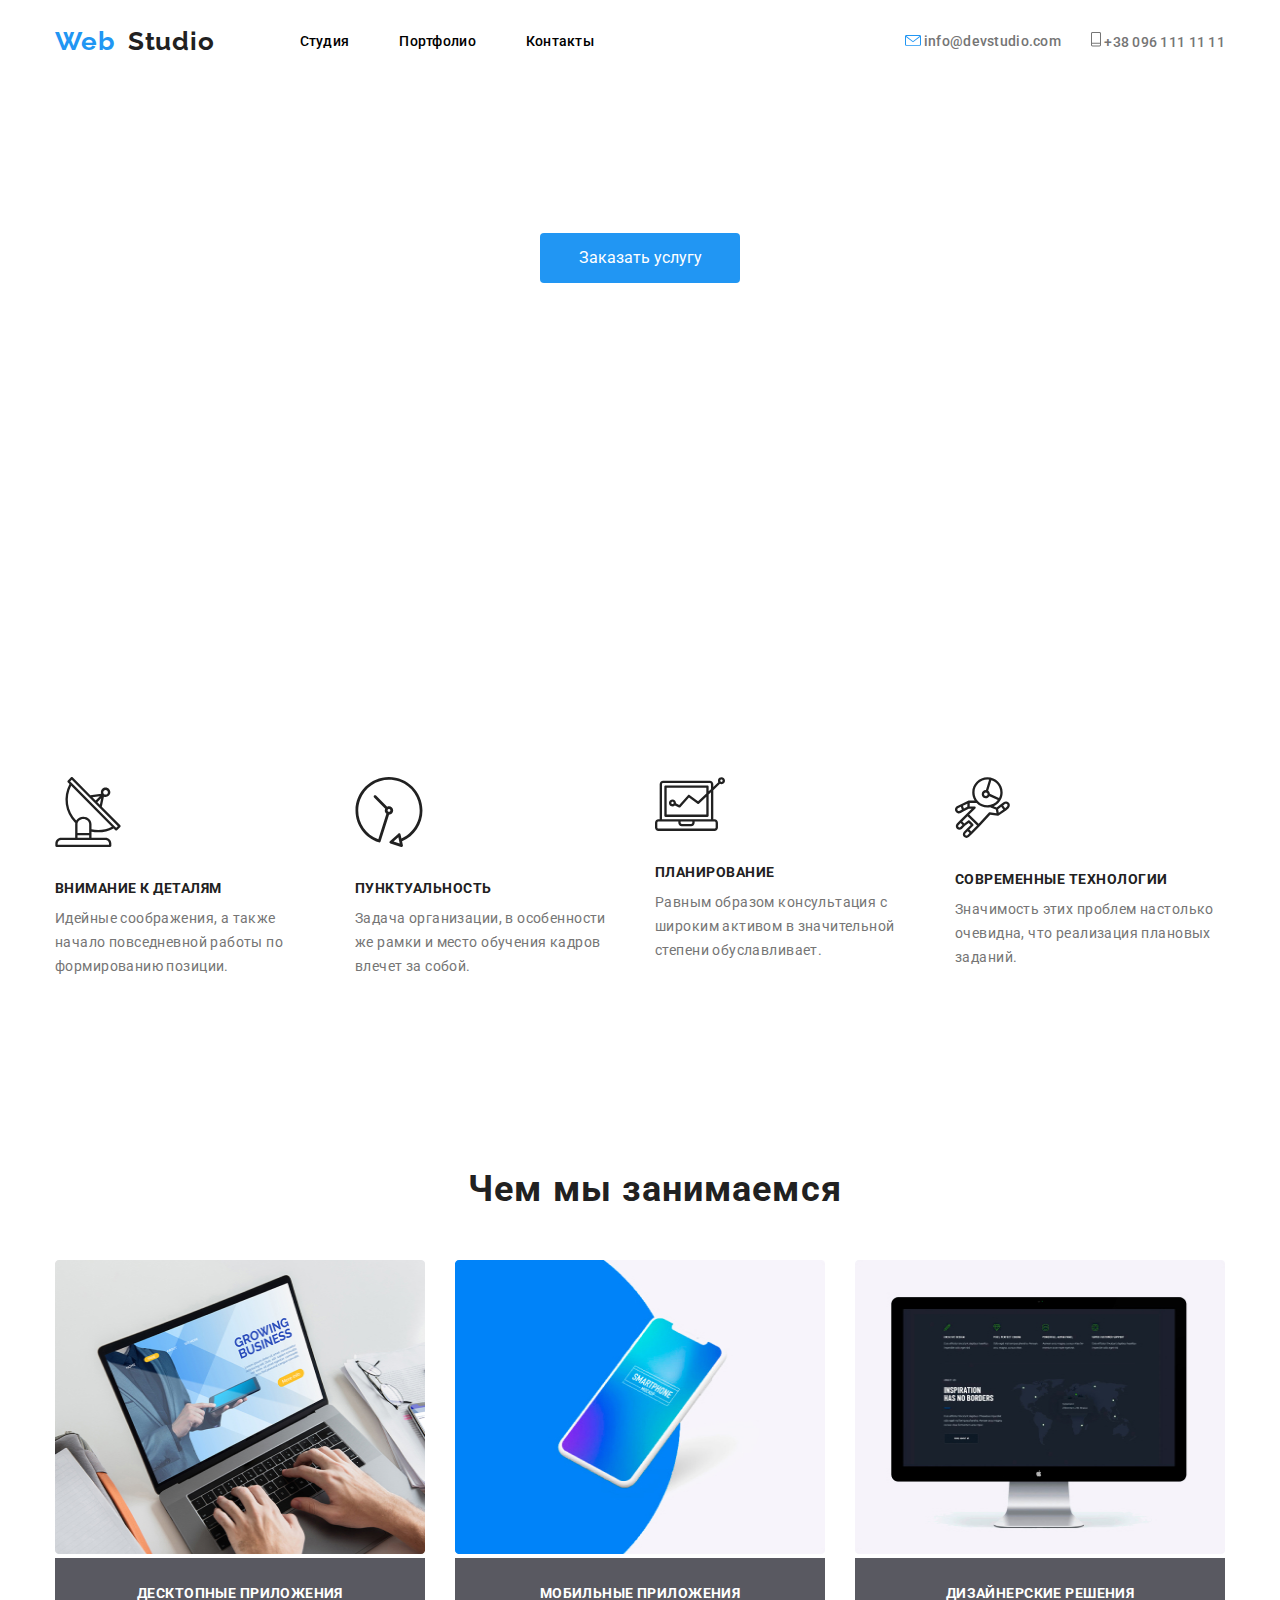
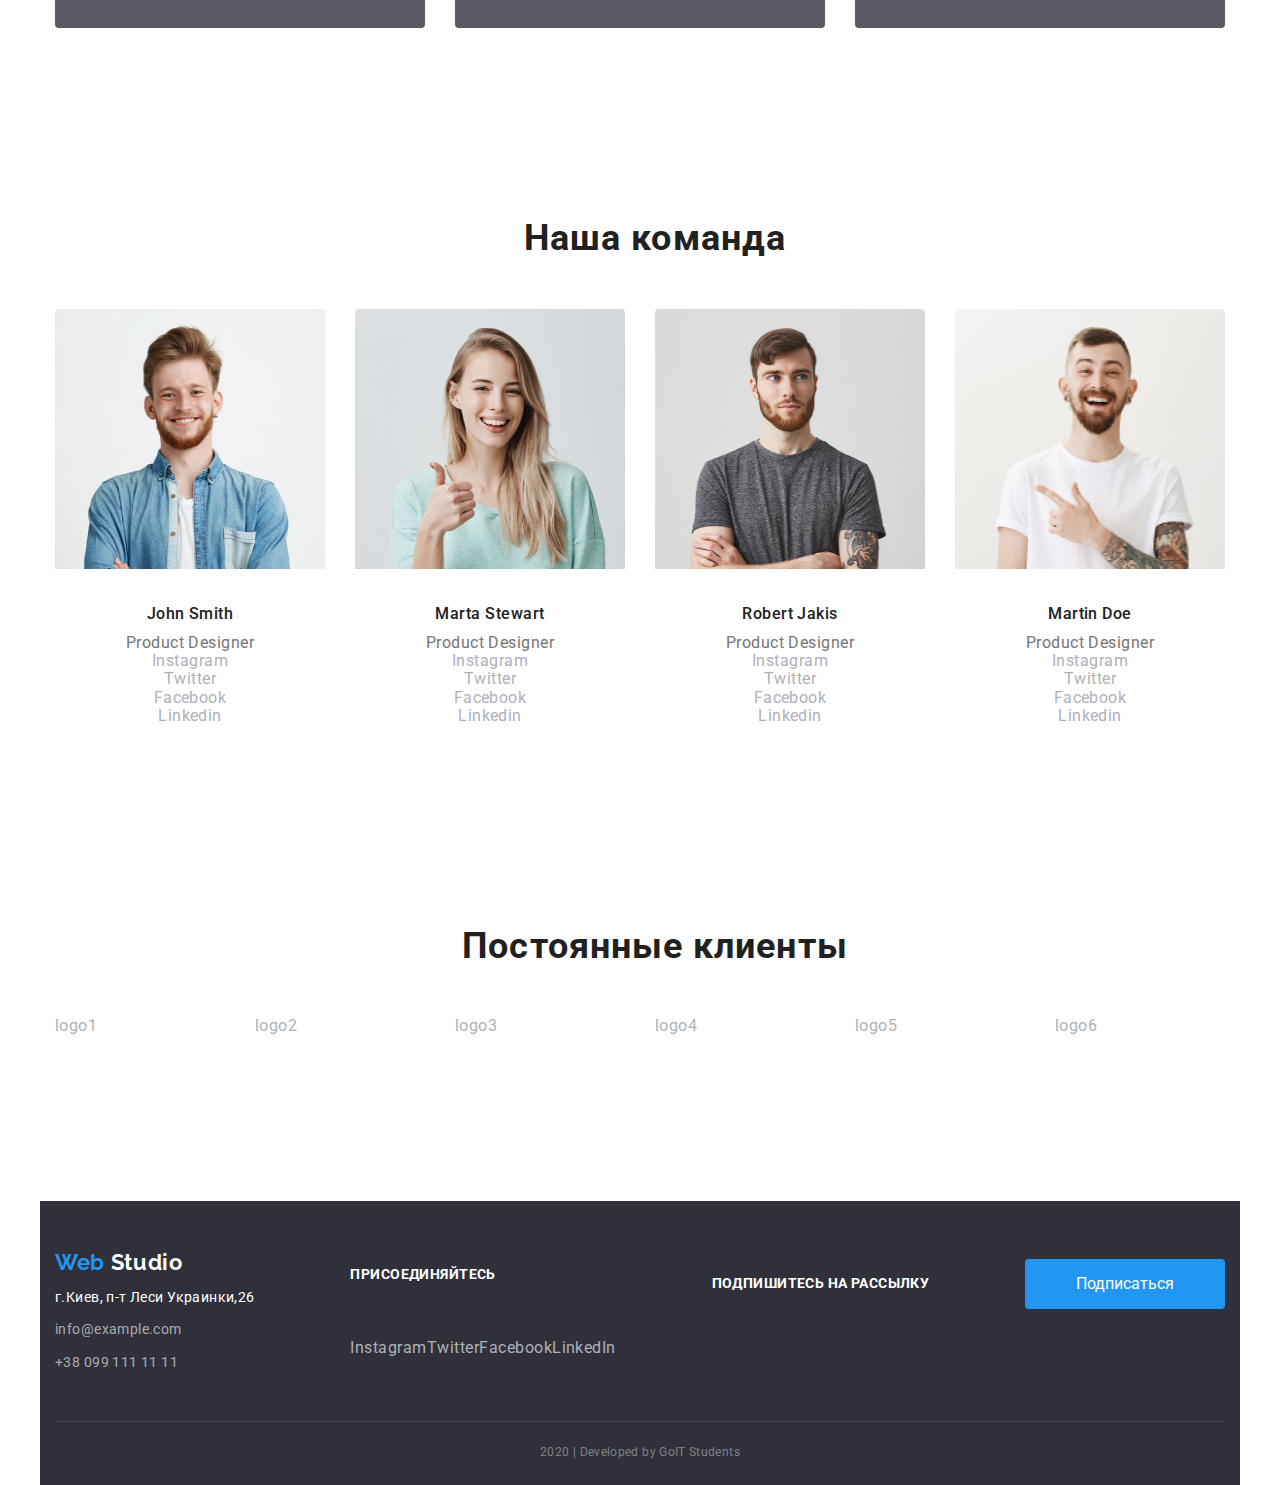
<file: index.html>
<!DOCTYPE html>
<html lang="en">

<head>
    <meta charset="UTF-8" />
    <meta name="viewport" content="width=device-width, initial-scale=1.0" />
    <title>Studio</title>

    <link href="https://fonts.googleapis.com/css2?family=Raleway:wght@700&family=Roboto:wght@400;500;700;900&display=swap" rel="stylesheet" />
    <link href="https://cdnjs.cloudflare.com/ajax/libs/modern-normalize/0.6.0/modern-normalize.min.css" rel="stylesheet" />
    <link rel="stylesheet" href="./css/style.css" />
</head>

<body class="background">
    <!--Header-->
    <header class="header container">
        <nav class="header-nav">
            <a href="./index.html" class="logo-lin">
                <span>Web&nbsp;</span> Studio
            </a>
            <ul class="site-nav">
                <li class="item">
                    <a href="./index.html" class="lin header-font">Студия</a>
                </li>
                <li class="item">
                    <a href="./portfolio.html" class="lin header-font">Портфолио</a>
                </li>
                <li class="item">
                    <a href="" class="lin header-font">Контакты</a>
                </li>
            </ul>
        </nav>
        <ul class="auth-nav break">
            <li class="item">
                <a href="mailto:info@devstudio.com" class="lin header-font">
                    <img src="./images/mail.svg" alt="конверт" /> info@devstudio.com
                </a>
            </li>
            <li class="item">
                <a href="tel:+380961111111" class="lin header-font">
                    <img src="./images/phone.svg" alt="смартфон" /> +38 096 111 11 11
                </a>
            </li>
        </ul>
    </header>
    <main>
        <section class="main container">
            <h1 class="section">Эффективные решения для вашего бизнеса</h1>

            <button type="button" class="button-order">Заказать услугу</button>
        </section>
        <section class="middle container">
            <ul class="details break">
                <li class="size">
                    <img src="./images/sattelite.svg" alt="спутник" />

                    <h4 class="list">Внимание к деталям</h4>

                    <p class="texts">
                        Идейные соображения, а также начало повседневной работы по формированию позиции.
                    </p>
                </li>
                <li class="size">
                    <img src="./images/watch.svg" alt="часы" />

                    <h4 class="list">Пунктуальность</h4>

                    <p class="texts">
                        Задача организации, в особенности же рамки и место обучения кадров влечет за собой.
                    </p>
                </li>
                <li class="size">
                    <img src="./images/diagram.svg" alt="диаграмма" />

                    <h4 class="list">Планирование</h4>

                    <p class="texts">
                        Равным образом консультация с широким активом в значительной степени обуславливает.
                    </p>
                </li>
                <li class="size">
                    <img src="./images/spaceman.svg" alt="космонавт" />

                    <h4 class="list">Современные технологии</h4>

                    <p class="texts">
                        Значимость этих проблем настолько очевидна, что реализация плановых заданий.
                    </p>
                </li>
            </ul>
        </section>
        <section class="business container">
            <h2 class="title-busy">Чем мы занимаемся</h2>

            <ul class="details break">
                <li class="space">
                    <!--Графический контент:фотография-->
                    <!--Чем мы занимаемся-->

                    <a href="" class="decoration">
                        <img src="./images/laptop.jpg " alt="ноутбук" width="370" height="294" />

                        <h3 class="doing">Десктопные приложения</h3>
                    </a>
                </li>

                <li class="space">
                    <a href="" class="decoration">
                        <img src="./images/mobile.jpg" alt="смартфон" width="370" height="294" />

                        <h3 class="doing">Мобильные приложения</h3>
                    </a>
                </li>

                <li class="space">
                    <a href="" class="decoration">
                        <img src="./images/display.jpg" alt="дисплей" width="370" height="294" />

                        <h3 class="doing">Дизайнерские решения</h3>
                    </a>
                </li>
            </ul>
        </section>

        <section class="team container">
            <h2 class="title-busy">Наша команда</h2>
            <ul class="break com">
                <li class="member">
                    <img src="./images/john.jpg" alt="Джон Смитт" width="270" height="260" />

                    <h3 class="name">John Smith</h3>
                    <p class="duty">Product Designer</p>

                    <ul class="erace link">
                        <li>
                            <a href="" aria-label="Ссылка на Instagram">
                  Instagram
                </a>
                        </li>
                        <li>
                            <a href="" aria-label="Ссылка на Twitter">
                  Twitter
                </a>
                        </li>
                        <li>
                            <a href="" aria-label="Ссылка на Facebook">
                  Facebook
                </a>
                        </li>
                        <li>
                            <a href="" aria-label="Ссылка на Linkedin">
                  Linkedin
                </a>
                        </li>
                    </ul>
                </li>

                <li class="member">
                    <img src="./images/marta.jpg" alt="Марта Стюарт" width="270" height="260" />
                    <h3 class="name">Marta Stewart</h3>
                    <p class="duty">Product Designer</p>
                    <ul class="erace link">
                        <li>
                            <a href="" aria-label="Ссылка на Instagram">
                  Instagram
                </a>
                        </li>
                        <li>
                            <a href="" aria-label="Ссылка на Twitter">
                  Twitter
                </a>
                        </li>
                        <li>
                            <a href="" aria-label="Ссылка на Facebook">
                  Facebook
                </a>
                        </li>
                        <li>
                            <a href="" aria-label="Ссылка на Linkedin">
                  Linkedin
                </a>
                        </li>
                    </ul>
                </li>

                <li class="member">
                    <img src="./images/robert.jpg" alt="Роберт Джакис" width="270" height="260" />
                    <h3 class="name">Robert Jakis</h3>
                    <p class="duty">Product Designer</p>
                    <ul class="erace link">
                        <li>
                            <a href="" aria-label="Ссылка на Instagram">
                  Instagram
                </a>
                        </li>
                        <li>
                            <a href="" aria-label="Ссылка на Twitter">
                  Twitter
                </a>
                        </li>
                        <li>
                            <a href="" aria-label="Ссылка на Facebook">
                  Facebook
                </a>
                        </li>
                        <li>
                            <a href="" aria-label="Ссылка на Linkedin">
                  Linkedin
                </a>
                        </li>
                    </ul>
                </li>

                <li class="member">
                    <img src="./images/martin.jpg" alt="Мартин Доу" width="270" height="260" />
                    <h3 class="name">Martin Doe</h3>
                    <p class="duty">Product Designer</p>
                    <ul class="erace link">
                        <li>
                            <a href="" aria-label="Ссылка на Instagram">
                  Instagram
                </a>
                        </li>
                        <li>
                            <a href="" aria-label="Ссылка на Twitter">
                  Twitter
                </a>
                        </li>
                        <li>
                            <a href="" aria-label="Ссылка на Facebook">
                  Facebook
                </a>
                        </li>
                        <li>
                            <a href="" aria-label="Ссылка на Linkedin">
                  Linkedin
                </a>
                        </li>
                    </ul>
                </li>
            </ul>
        </section>
        <section class="clients container">
            <h2 class="title-busy">Постоянные клиенты</h2>

            <ul class="break back logo">
                <li class="label">
                    <a href=" " aria-label="ссылка на логотип1 ">logo1</a>
                </li>
                <li class="label">
                    <a href=" " aria-label="ссылка на логотип2 ">logo2</a>
                </li>
                <li class="label">
                    <a href=" " aria-label="ссылка на логотип3 ">logo3</a>
                </li>
                <li class="label">
                    <a href=" " aria-label="ссылка на логотип4 ">logo4</a>
                </li>
                <li class="label">
                    <a href=" " aria-label="ссылка на логотип5 ">logo5</a>
                </li>
                <li class="label">
                    <a href=" " aria-label="ссылка на логотип6 ">logo6</a>
                </li>
            </ul>
        </section>
    </main>

    <footer class="footer container">
        <div class="footer-flex">
            <div class="footer-contact">
                <a href="" class="decorate">
                    <span class="foot-web">Web</span>
                    <span class="foot-studio">Studio</span>
                </a>
                <address>
            <p class="address">г.Киев, п-т Леси Украинки,26</p>
            <ul class="cont break">
              <li class="item">
                <a href="info@example.com" class="footer-contacts">
                  info@example.com
                </a>
              </li>
              <li class="item">
                <a href="tel:+380991111111" class="footer-contacts">
                  +38 099 111 11 11
                </a>
              </li>
            </ul>
          </address>
            </div>

            <div class="join-us">
                <p class="title">присоединяйтесь</p>
                <ul class="footer-links break">
                    <li>
                        <a href="https://instagram.com" aria-label="Ссылка на Instagram">
                Instagram
              </a>
                    </li>
                    <li>
                        <a href="https://twitter.com" aria-label="Ссылка на Twitter">
                Twitter
              </a>
                    </li>
                    <li>
                        <a href="https://facebook.com" aria-label="Ссылка на Facebook">
                Facebook
              </a>
                    </li>
                    <li>
                        <a href="https://linkedin.com" aria-label="Ссылка на LinkedIn">
                LinkedIn
              </a>
                    </li>
                </ul>
            </div>
            <div class="subscribe">
                <p class="title">подпишитесь на рассылку</p>
            </div>
            <div class="subscribe-form">
                <button type="button" class="button-follower">Подписаться</button>
            </div>
        </div>
        <div class="copyright">
            <p class="authors">2020 | Developed by GoIT Students</p>
        </div>
    </footer>
</body>

</html>
</file>
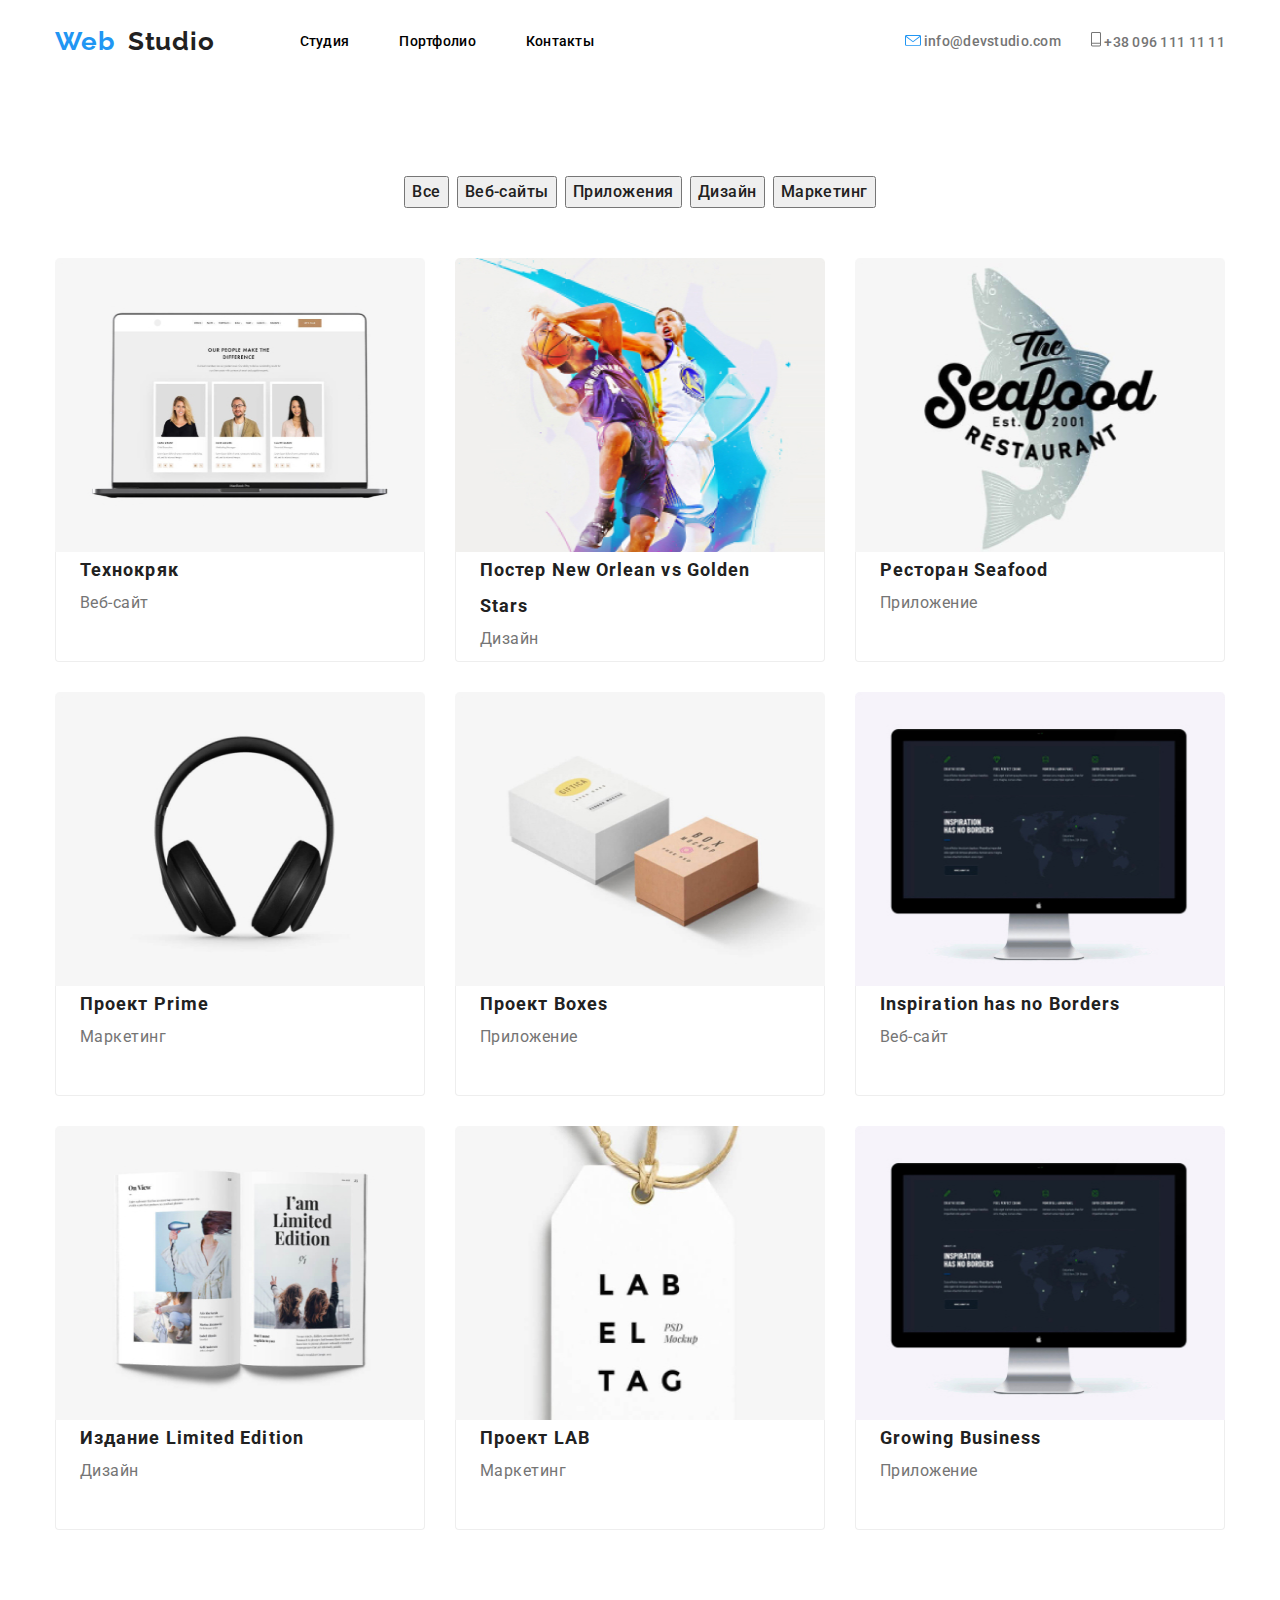
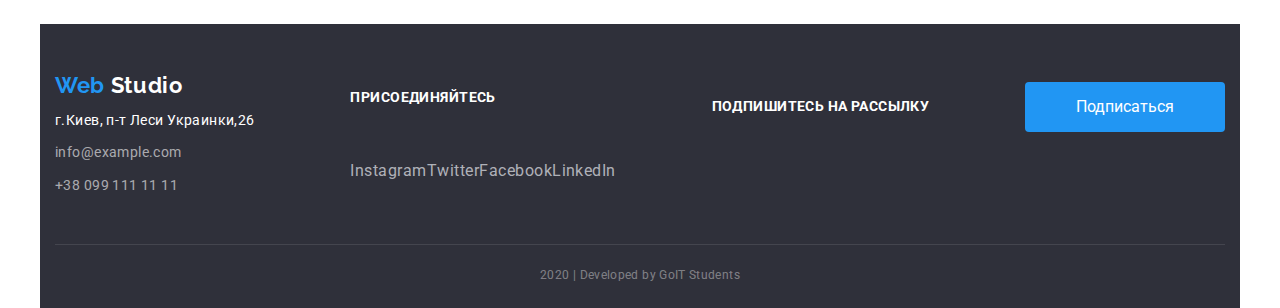
<file: portfolio.html>
<!DOCTYPE html>
<html lang="ru">

<head>
    <meta charset="UTF-8">
    <meta name="viewport" content="width=device-width, initial-scale=1.0">
    <title>Portfolio</title>


    <link href="https://fonts.googleapis.com/css2?family=Raleway:wght@700&family=Roboto:wght@400;500;700;900&display=swap" rel="stylesheet">
    <link href="https://cdnjs.cloudflare.com/ajax/libs/modern-normalize/0.6.0/modern-normalize.min.css" rel="stylesheet" />
    <link rel="stylesheet" href="./css/style.css">

    <body class="backgroung">
        <header class="header container">
            <nav class="header-nav">
                <a href="./index.html" class="logo-lin">
                    <span>Web&nbsp;</span> Studio
                </a>
                <ul class="site-nav">
                    <li class="item">
                        <a href="./index.html" class="lin header-font">Студия</a>
                    </li>
                    <li class="item">
                        <a href="./portfolio.html" class="lin header-font">Портфолио</a>
                    </li>
                    <li class="item">
                        <a href="" class="lin header-font">Контакты</a>
                    </li>
                </ul>
            </nav>
            <ul class="auth-nav break">
                <li class="item">
                    <a href="mailto:info@devstudio.com" class="lin header-font">
                        <img src="./images/mail.svg" alt="конверт" /> info@devstudio.com
                    </a>
                </li>
                <li class="item">
                    <a href="tel:+380961111111" class="lin header-font">
                        <img src="./images/phone.svg" alt="смартфон" /> +38 096 111 11 11
                    </a>
                </li>
            </ul>

        </header>

        <main>
            <h1 class="projects">Наши проекты</h1>

            <section class="shop container">
                <ul class="detail break">

                    <li class="click">
                        <button type="button" class="button-list">Все</button>
                    </li>
                    <li class="click"><button type="button" class="button-list">Веб-сайты</button></li>
                    <li class="click"><button type="button" class="button-list">Приложения</button></li>
                    <li class="click"><button type="button" class="button-list">Дизайн</button></li>
                    <li class="click"><button type="button" class="button-list">Маркетинг</button></li>
                </ul>


                <ul class="container-flex break">
                    <li class="card">
                        <a href="" class="decoration">
                            <img class="buttom-picture" src="./images/macbook.jpg" alt="макбук" width="370" height="294">
                            <div class="signature">
                                <h2 class="text-title">Технокряк</h2>
                                <p class="text-button">Веб-сайт</p>
                            </div>
                        </a>
                    </li>


                    <li class="card">
                        <a href="" class="decoration"> <img class="buttom-picture" src="./images/basket.jpg" alt="баскетбол" width="370" height="294">
                            <div class="signature">
                                <h2 class="text-title">Постер New Orlean vs Golden Stars</h2>
                                <p class="text-button">Дизайн</p>
                            </div>

                        </a>
                    </li>

                    <li class="card">
                        <a href="" class="decoration">
                            <img class="buttom-picture" src="./images/seafood.jpg" alt="морская еда" width="370" height="294">
                            <div class="signature">
                                <h2 class="text-title">Ресторан Seafood</h2>
                                <p class="text-button">Приложение</p>
                            </div>
                        </a>
                    </li>



                    <li class="card">
                        <a href="" class="decoration">
                            <img class="buttom-picture" src="./images/headphones.jpg" alt="наушники" width="370" height="294">
                            <div class="signature">
                                <h2 class="text-title">Проект Prime</h2>
                                <p class="text-button">Маркетинг</p>
                            </div>
                        </a>
                    </li>


                    <li class="card">
                        <a href="" class="decoration"> <img class="buttom-picture" src="./images/box.jpg" alt="короб" width="370" height="294">
                            <div class="signature">
                                <h2 class="text-title">Проект Boxes</h2>
                                <p class="text-button">Приложение</p>
                            </div>

                        </a>
                    </li>



                    <li class="card">
                        <a href="" class="decoration">
                            <img class="buttom-picture" src="./images/displays.jpg" alt="дисплей" width="370" height="294">
                            <div class="signature">
                                <h2 class="text-title">Inspiration has no Borders</h2>
                                <p class="text-button">Веб-сайт</p>
                            </div>
                        </a>
                    </li>

                    <li class="card">
                        <a href="" class="decoration">
                            <img class="buttom-picture" src="./images/journal.jpg" alt="журнал" width="370" height="294">
                            <div class="signature">
                                <h2 class="text-title">Издание Limited Edition</h2>
                                <p class="text-button">Дизайн</p>
                            </div>

                        </a>
                    </li>

                    <li class="card">
                        <a href="" class="decoration">
                            <img class="buttom-picture" src="./images/label.jpg" alt="ярлык" width="370" height="294">
                            <div class="signature">
                                <h2 class="text-title">Проект LAB</h2>
                                <p class="text-button">Маркетинг</p>
                            </div>
                        </a>
                    </li>

                    <li class="card">
                        <a href="" class="decoration">

                            <img class="buttom-picture" src="./images/displays.jpg" alt="дисплей" width="370" height="294">
                            <div class="signature">
                                <h2 class="text-title">Growing Business</h2>
                                <p class="text-button">Приложение</p>
                            </div>
                        </a>
                    </li>

                </ul>

            </section>

        </main>
        <footer class="footer container">

            <div class="footer-flex">
                <div class="footer-contact">
                    <a href="" class="decorate">
                        <span class="foot-web">Web</span>
                        <span class="foot-studio">Studio</span>
                    </a>
                    <address>
                        <p class="address">г.Киев, п-т Леси Украинки,26</p>
                        <ul class="cont break">
                            <li class="item">
                                <a href="info@example.com" class="footer-contacts">
                                    info@example.com
                                </a>
                            </li>
                            <li class="item">
                                <a href="tel:+380991111111" class="footer-contacts">
                                    +38 099 111 11 11
                                </a>
                            </li>
                        </ul>
                    </address>
                </div>


                <div class="join-us">
                    <p class="title">присоединяйтесь</p>
                    <ul class="footer-links break">
                        <li>
                            <a href="https://instagram.com" aria-label="Ссылка на Instagram">
                                Instagram
                            </a>
                        </li>
                        <li>
                            <a href="https://twitter.com" aria-label="Ссылка на Twitter">
                                Twitter
                            </a>
                        </li>
                        <li>
                            <a href="https://facebook.com" aria-label="Ссылка на Facebook">
                                Facebook
                            </a>
                        </li>
                        <li>
                            <a href="https://linkedin.com" aria-label="Ссылка на LinkedIn">
                                LinkedIn
                            </a>
                        </li>
                    </ul>
                </div>
                <div class="subscribe">
                    <p class="title">подпишитесь на рассылку</p>
                </div>
                <div class="subscribe-form">
                    <button type="button" class="button-follower">Подписаться</button>
                </div>
            </div>
            <div class="copyright">
                <p class="authors">2020 | Developed by GoIT Students</p>
</div>
        </footer>
    </body>

</html>
</file>
<file: css/style.css>
body {
    font-family: Roboto, sans-serif;
    letter-spacing: 0.03em;
}

.break {
    margin: 0;
    padding: 0;
    list-style: none;
    text-decoration: none;
}


/*Header*/

.logo-lin {
    color: #212121;
    font-family: raleway, sans-serif;
    font-weight: 700;
    font-size: 26px;
    line-height: 1.19;
    letter-spacing: 0.03em;
    text-decoration: none;
}

.logo-lin>span {
    color: var(--accent-color);
}

.header-font {
    font-weight: 500;
    font-size: 14px;
    line-height: 1.14;
    letter-spacing: 0.02em;
    text-decoration: none;
}

.header {
    display: flex;
    align-items: center;
}

.header-nav {
    display: flex;
    align-items: center;
}

.site-nav {
    list-style: none;
    text-decoration: none;
    display: flex;
    margin-left: 85px;
    padding-left: 0;
    margin-top: 0;
    margin-bottom: 0;
}

.site-nav>.item+.item {
    margin-left: 50px;
}

.site-nav .lin {
    display: block;
    padding-top: 32px;
    padding-bottom: 32px;
    color: var(--primary-title-color);
}

.site-nav .lin:hover,
.site-nav .lin:focus,
.auth-nav .lin:hover,
.auth-nav .lin:focus {
    color: var(--accent-color);
}

.auth-nav {
    display: flex;
    align-items: center;
    margin-left: auto;
}

.auth-nav .lin {
    display: block;
    padding-top: 32px;
    padding-bottom: 32px;
}

.auth-nav>.item+.item {
    margin-left: 30px;
}

.auth-nav .lin,
main .text {
    color: #757575;
}

.team {
    background-color: white;
    padding-top: 94px;
    padding-bottom: 94px;
    margin: 0;
}

.shop {
    padding-bottom: 94px;
}

.clients {
    padding-top: 94px;
    padding-bottom: 94px;
    background-color: white;
}

.member {
    width: 270px;
    padding-bottom: 11px;
    border-bottom-left-radius: 4px;
    border-bottom-right-radius: 4px;
    text-align: center;
    background-color: #ffffff;
}

.com>.member+.member {
    margin-left: 30px;
}

.section {
    margin-top: 0;
    margin-bottom: 90px;
    color: #ffffff;
    font-style: normal;
    font-weight: 900;
    font-size: 44px;
    line-height: 1.36;
}

:root {
    --primary-color: #757575;
    --tital-color: black;
    --accent-color: #2196f3;
    --text-title: #212121;
}

.business {
    padding-top: 94px;
    padding-bottom: 94px;
}

.title-busy {
    width: 1200px;
    text-align: center;
    margin-top: 0;
    margin-bottom: 50px;
    color: var(--text-title);
    font-style: normal;
    font-weight: 700;
    font-size: 36px;
    line-height: 1.17;
    letter-spacing: 0.03em;
}

.back {
    display: flex;
}

.list {
    margin-bottom: 10px;
    margin-top: 30px;
    color: var(--text-title);
    font-weight: 700;
    font-size: 14px;
    line-height: 1.14;
    text-transform: uppercase;
}

.erace {
    padding-left: 0;
    list-style: none;
    color: white;
}

.erace :hover,
:focus {
    color: var(--accent-color);
}

.doing {
    width: 370px;
    height: 70px;
    display: flex;
    align-items: center;
    justify-content: center;
    margin: 0;
    border-bottom-left-radius: 4px;
    border-bottom-right-radius: 4px;
    color: white;
    background-color: rgba(47, 48, 58, 0.8);
    font-weight: 700;
    font-size: 14px;
    line-height: 1.17;
    letter-spacing: 0.03em;
    text-transform: uppercase;
}

.text {
    color: #757575;
    font-weight: 400;
    font-size: 14px;
    line-height: 1.7;
}

.container {
    width: 1200px;
    padding-left: 15px;
    padding-right: 15px;
    margin-left: auto;
    margin-right: auto;
}

.com {
    display: flex;
    margin-left: auto;
    margin-right: auto;
    width: 1200px;
}

.main {
    text-align: center;
    height: 600px;
    list-style: none;
    background-color: white;
}

.middle {
    list-style: none;
    background-color: white;
    padding-top: 94px;
    padding-bottom: 94px;
}

.back {
    background-color: white;
    list-style: none;
}

.decoration {
    text-decoration: none;
    display: block;
}

.size {
    width: 270px;
}

.inside {
    padding-bottom: 54px;
}

.space {
    width: 370px;
}


/*Контакты*/

.contact {
    display: flex;
    margin-left: auto;
    align-items: center;
}

.contact>.item+.item {
    margin-left: 30px;
}

.contact a {
    list-style: none;
    text-decoration: none;
    color: var(--primary-color);
    margin-top: 32px;
    margin-bottom: 32px;
}

.contact a:hover,
.contact a:focus {
    color: var(--accent-color);
}

.header-font {
    font-weight: 500;
    font-size: 14px;
    line-height: 1.14;
    letter-spacing: 0.02em;
    text-decoration: none;
}


/*чем мы занимаемся*/

.details {
    display: flex;
    justify-content: center;
    border-bottom: 1px solid white;
}

.details>.size+.size {
    margin-left: 30px;
}

.details>.space+.space {
    margin-left: 30px;
}

.texts {
    margin: 0;
    font-weight: normal;
    font-size: 14px;
    line-height: 1.7;
    letter-spacing: 0.03em;
    color: #757575;
}


/*Наша команда*/

.name {
    margin-top: 30px;
    margin-bottom: 10px;
    font-weight: 500;
    font-size: 16px;
    line-height: 1.2;
    text-align: center;
    letter-spacing: 0.03em;
    color: #212121;
}

.duty {
    margin: 0;
    font-size: 16px;
    line-height: 1.2;
    text-align: center;
    letter-spacing: 0.03em;
    color: #757575;
}

.link a {
    list-style: none;
    text-decoration: none;
    color: #afb1b8;
}

.link a :hover,
.link a:focus {
    color: var(--accent-color);
}


/*Постоянные клиенты*/

.label {
    width: 170px;
    height: 90px;
}

.clients .label.label:not(:first-child) {
    margin-left: 30px;
}

.logo a {
    list-style: none;
    margin: 0;
    text-decoration: none;
    color: #afb1b8;
}

.logo a:hover,
.logo a:focus {
    color: var(--accent-color);
}


/*Портфолио*/

.background {
    background-color: #ffffff;
    font-family: roboto, sans-serif;
}

.detail {
    display: flex;
    justify-content: center;
    padding-top: 93px;
    padding-bottom: 50px;
}

.detail>.click+.click {
    margin-left: 8px;
}

.container-flex {
    display: flex;
    flex-wrap: wrap;
}

.signature {
    width: 370px;
    height: 110px;
    padding-left: 24px;
    padding-right: 24px;
    padding-bottom: 20px;
    border-right: 1px solid #eeeeee;
    border-left: 1px solid #eeeeee;
    border-bottom: 1px solid #eeeeee;
    border-bottom-left-radius: 4px;
    border-bottom-right-radius: 4px;
}

.buttom-picture {
    display: block;
}

.card {
    width: 370px;
    height: 404px;
    margin-right: 30px;
    margin-bottom: 30px;
}

.card:nth-child(3n) {
    margin-right: 0px;
}

.container-flex .card:nth-last-child(-n + 3) {
    margin-bottom: 0;
}


/*кнопка*/

.button-order {
    display: inline-block;
    margin: 0;
    border-radius: 4px;
    padding: 10px 32px;
    width: 200px;
    min-height: 50px;
    background-color: #2196f3;
    border-color: transparent;
    color: white;
}

.button-follower {
    display: inline-block;
    margin: 0;
    border-radius: 4px;
    padding: 10px 32px;
    width: 200px;
    min-height: 50px;
    background-color: #2196f3;
    border-color: transparent;
    color: white;
    margin-bottom: 56px;
}

.button-list {
    font-family: Roboto;
    font-weight: 500;
    font-size: 16px;
    line-height: 1.6;
    text-align: center;
    letter-spacing: 0.03em;
    color: #212121;
}

.button-list:hover,
.button-list:focus {
    color: white;
    background: var(--accent-color);
}


/*Наши проекты*/

.projects {
    display: none;
    font-weight: 900;
    font-size: 44px;
    line-height: 60px;
    text-align: center;
    letter-spacing: 0.06em;
    text-transform: uppercase;
    color: var(--text-title);
}

.text-button {
    margin: 0;
    padding: 0;
    font-weight: 400;
    font-size: 16px;
    line-height: 1.9;
    letter-spacing: 0.03em;
    color: #757575;
}

.text-title {
    margin: 0;
    padding: 0;
    font-weight: 700;
    font-size: 18px;
    line-height: 2;
    letter-spacing: 0.06em;
    color: #212121;
}

.text {
    font-weight: 400;
    font-size: 18px;
    line-height: 1.6;
    letter-spacing: 0.03em;
    color: #ffffff;
}


/*Подвал*/

.title {
    font-family: Roboto;
    font-style: normal;
    font-weight: 700;
    font-size: 14px;
    line-height: 1.1;
    letter-spacing: 0.03em;
    text-transform: uppercase;
    color: #ffffff;
    padding-bottom: 56px;
}

.address {
    margin-top: 10px;
    margin-bottom: 9px;
}

.foot-web {
    margin-top: 48px;
    font-family: Raleway;
    font-weight: 700;
    font-size: 22px;
    line-height: 1.2;
    letter-spacing: 0.03em;
    color: #2196f3;
}

.footer {
    background-color: #2f303a;
    padding-top: 48px;
}

.footer-flex {
    display: flex;
    align-items: center;
    justify-content: space-between;
}

.foot-studio {
    margin-top: 48px;
    font-family: Raleway;
    font-weight: 700;
    font-size: 22px;
    line-height: 1.2;
    letter-spacing: 0.03em;
    color: #ffffff;
}

.studio-logo {
    color: white;
}

.footer-contacts {
    color: rgba(255, 255, 255, 0.6);
    font-style: normal;
    font-weight: 400;
    font-size: 14px;
    line-height: 1.71;
    letter-spacing: 0.03em;
    text-decoration: none;
}

.footer-contacts:hover,
.footer-contacts:focus {
    color: var(--accent-color);
}

.container .title {
    margin-top: 0px;
    margin-bottom: 0px;
    color: white;
    font-weight: 700;
    font-size: 14px;
    line-height: 1.14;
    letter-spacing: 0.03em;
    text-transform: uppercase;
}

.container .adress {
    margin-top: 10px;
    font-family: Roboto;
    font-style: normal;
    font-weight: 400;
    font-size: 14px;
    line-height: 1.7;
    /* or 171% */
    letter-spacing: 0.03em;
    color: #ffffff;
}

.footer-links a {
    margin-top: 0;
    text-decoration: none;
    color: #afb1b8;
}

.footer-links a:hover,
.footer-links a:focus {
    color: var(--accent-color);
}

.join-us .footer-links {
    text-decoration: none;
    display: flex;
}

.address,
.footer-links-title,
.subscribe-title {
    font-style: normal;
    font-family: Roboto;
    font-weight: 400;
    font-size: 14px;
    line-height: 1.7;
    /* or 171% */
    letter-spacing: 0.03em;
    color: #ffffff;
}

.decorate {
    color: var(--accent-color);
    font-family: raleway, sans-serif;
    font-weight: 700;
    font-size: 22px;
    line-height: 1.18;
    letter-spacing: 0.03em;
    text-decoration: none;
}

.cont>.item {
    margin-top: 9px;
}

.copyright {
    display: flex;
    justify-content: center;
    margin-top: 46px;
    border-top: 1px solid rgba(255, 255, 255, 0.1);
}

.authors {
    margin-top: 0px;
    margin-bottom: 0px;
    padding-top: 18px;
    padding-bottom: 21px;
    color: rgba(255, 255, 255, 0.4);
    font-weight: 400;
    font-size: 12px;
    line-height: 2;
    letter-spacing: 0.03em;
    text-align: center;
}
</file>
